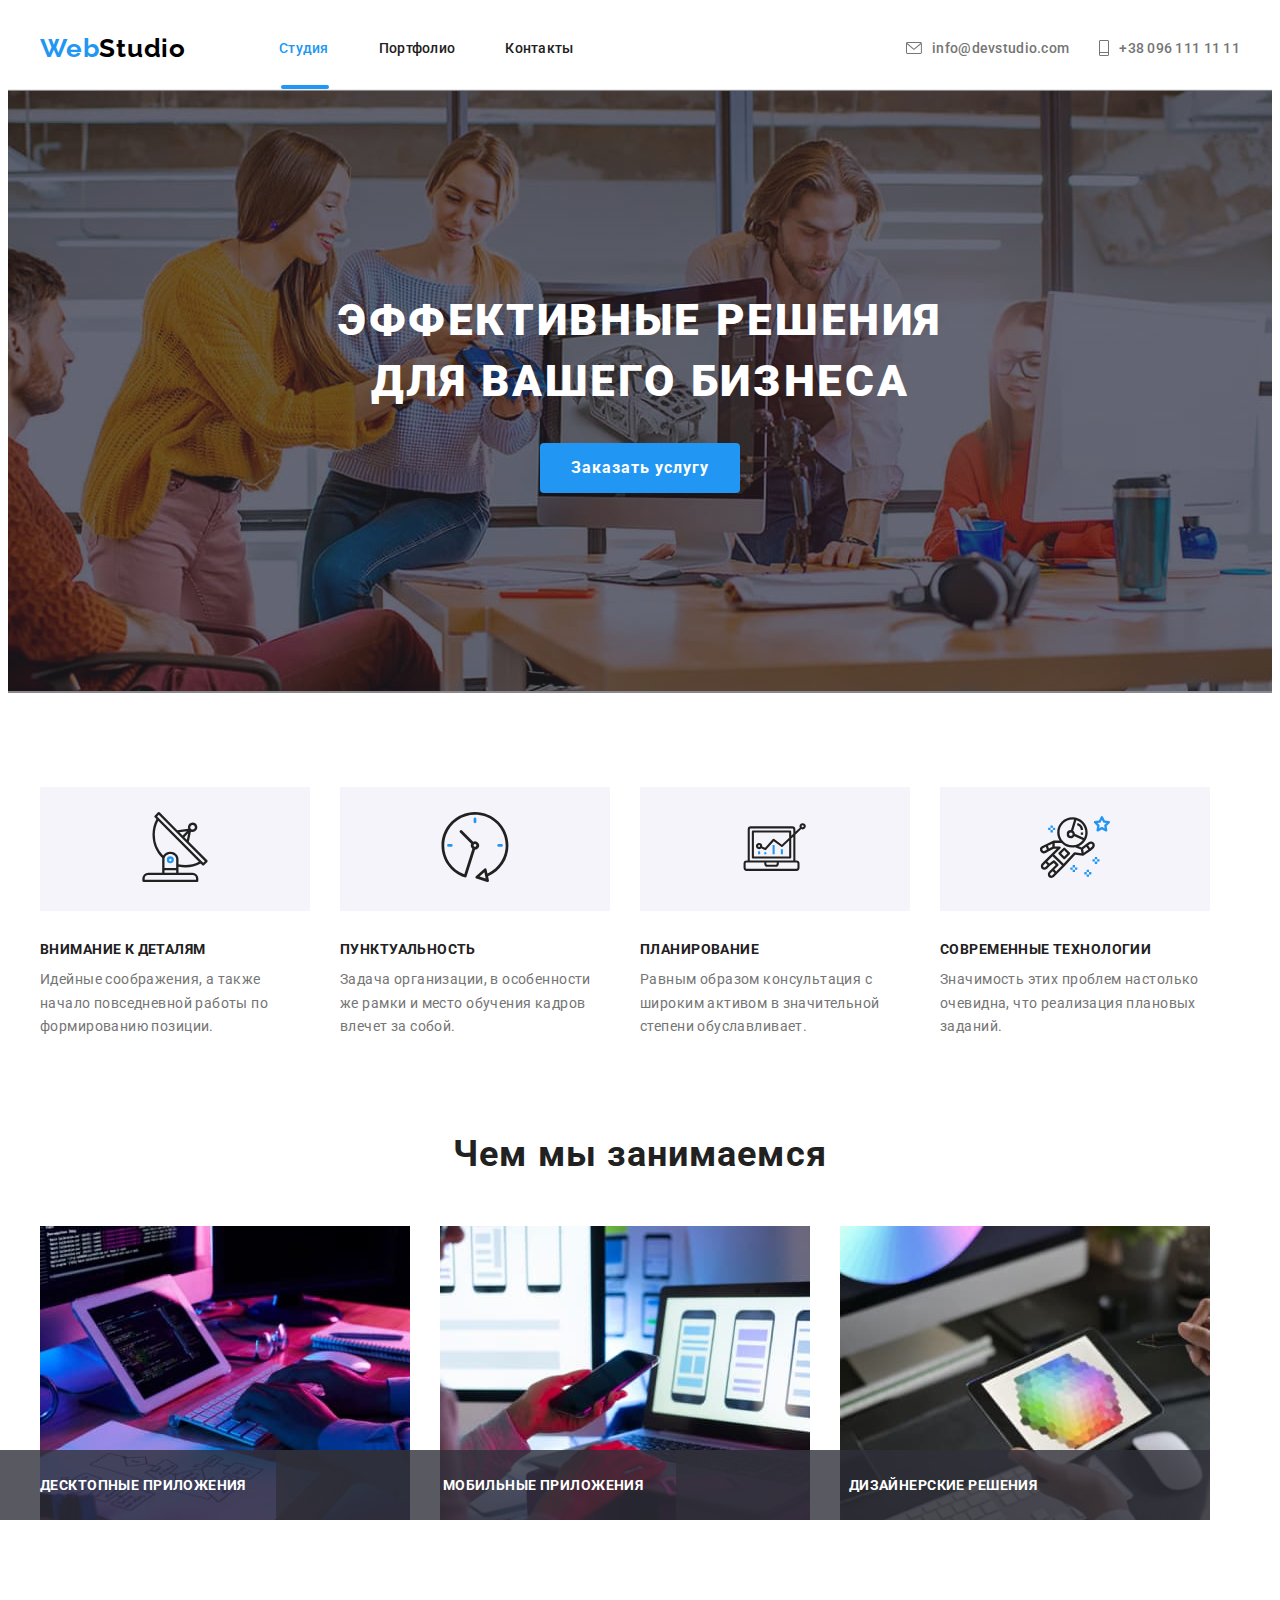
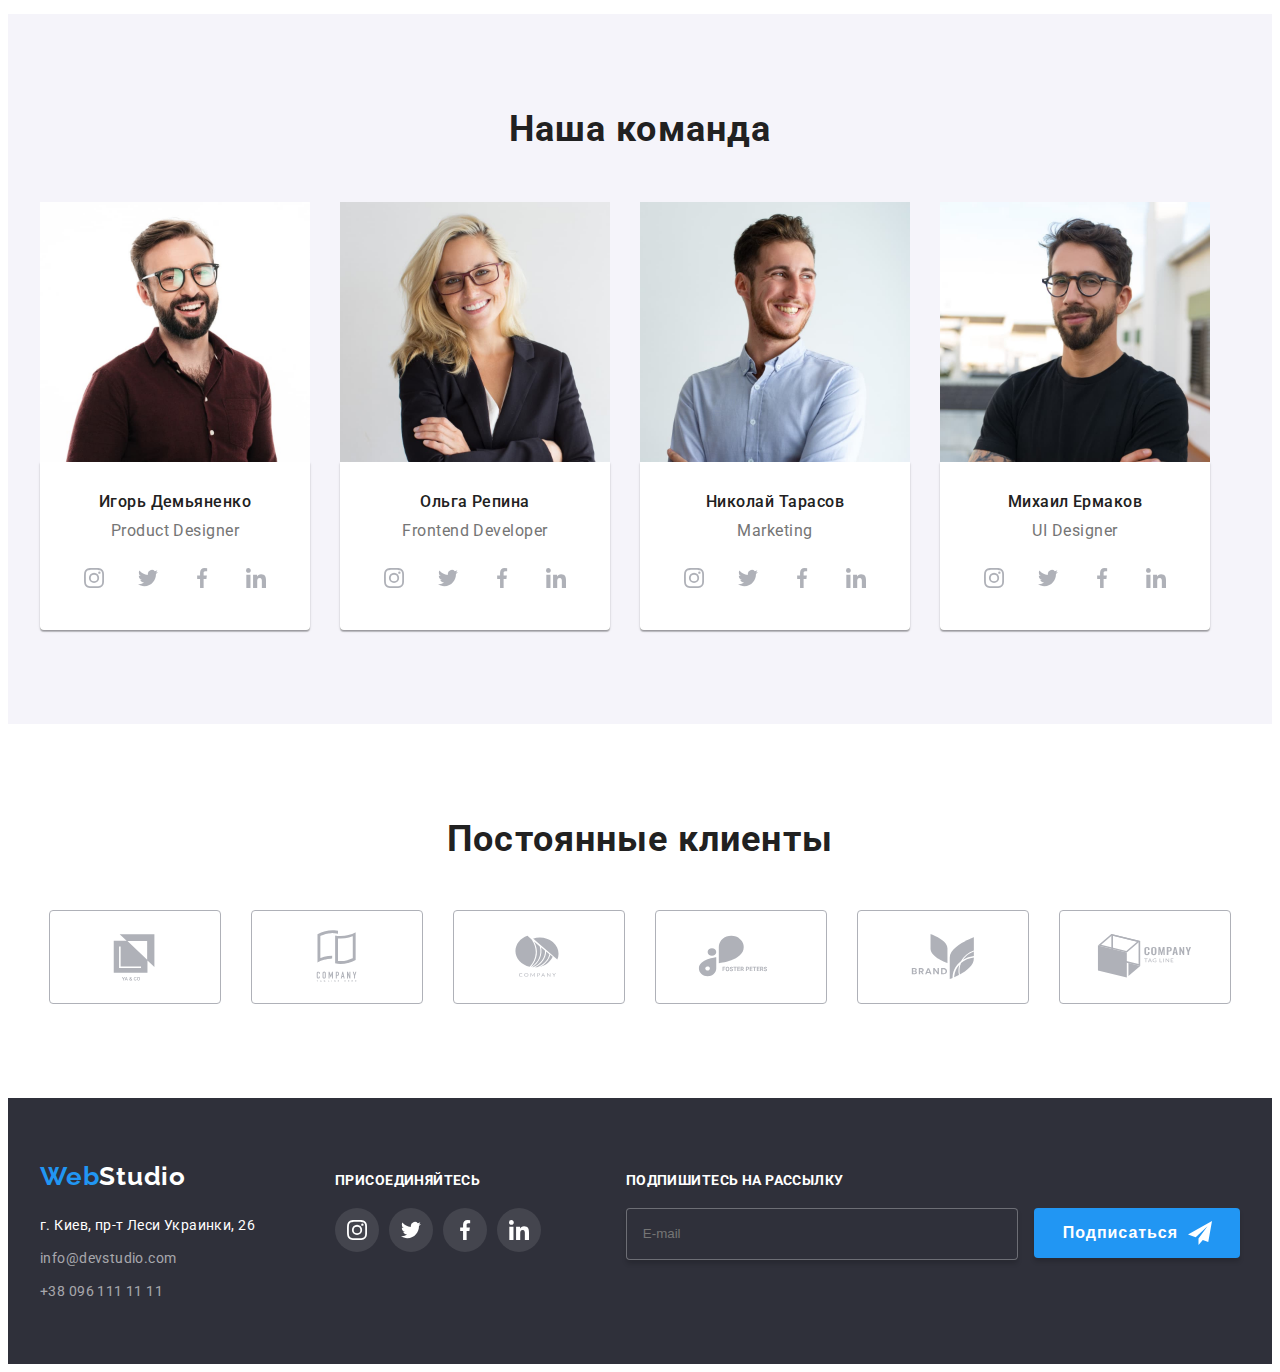
<file: index.html>
<!DOCTYPE html>
<html lang="ru">
  <head>
    <meta charset="UTF-8" />
    <meta http-equiv="X-UA-Compatible" content="IE=edge" />
    <meta name="viewport" content="width=device-width, initial-scale=1.0" />
    <title>Студия</title>
    <link
      href="https://fonts.googleapis.com/css2?family=Raleway:wght@700&family=Roboto:wght@400;500;700;900&display=swap"
      rel="stylesheet"
    />
    <link
      rel="stylesheet"
      href="https://cdnjs.cloudflare.com/ajax/libs/modern-normalize/1.1.0/modern-normalize.min.css"
      integrity="sha512-wpPYUAdjBVSE4KJnH1VR1HeZfpl1ub8YT/NKx4PuQ5NmX2tKuGu6U/JRp5y+Y8XG2tV+wKQpNHVUX03MfMFn9Q=="
      crossorigin="anonymous"
      referrerpolicy="no-referrer"
    />
    <link rel="stylesheet" href="./css/main.min.css" />
  </head>
  <body data-page>
    <!-- header-section -->
    <header class="header">
      <div class="container header__container">
        <a class="header__link-logo header__logo" href="./index.html"
          >Web<span class="header__logo-studio">Studio</span></a
        >
        <nav class="nav">
          <ul class="nav__list">
            <li class="nav__item">
              <a class="nav__link nav__link--current nav__link--position" href="./index.html">
                <span class="nav__title">Студия</span></a
              >
            </li>
            <li class="nav__item">
              <a class="nav__link nav__link--position" href="./portfolio.html">Портфолио</a>
            </li>
            <li class="nav__item">
              <a class="nav__link nav__link--position" href="#contacts">Контакты</a>
            </li>
          </ul>
        </nav>
        <ul class="header__list">
          <li class="header__item">
            <a class="header__link header__link--position" href="mailto:info@devstudio.com">
              <svg class="header__icon" width="16" height="12">
                <use href="./images/icons.svg#icon-envelope"></use>
              </svg>
              info@devstudio.com</a
            >
          </li>
          <li class="header__item">
            <a class="header__link header__link--position" href="tel:+380961111111">
              <svg class="header__icon" width="10" height="16">
                <use href="./images/icons.svg#icon-vector"></use>
              </svg>
              +38 096 111 11 11</a
            >
          </li>
        </ul>
      </div>
    </header>
    <main>
      <!-- hero-section -->
      <section class="hero">
        <div class="container">
          <h1 class="hero__title hero__title-position">Эффективные решения для вашего бизнеса</h1>
          <button data-modal-open class="hero__btn" type="button">Заказать услугу</button>
        </div>
      </section>
      <!-- features-section -->
      <section class="features">
        <div class="container">
          <div class="features__svg">
            <ul class="list__svg features-list__svg">
              <li class="item__svg features-item__svg">
                <svg width="70" height="70">
                  <use href="./images/icons.svg#icon-antenna"></use>
                </svg>
              </li>
              <li class="item__svg features-item__svg">
                <svg width="70" height="70">
                  <use href="./images/icons.svg#icon-clock"></use>
                </svg>
              </li>
              <li class="item__svg features-item__svg">
                <svg width="70" height="70">
                  <use href="./images/icons.svg#icon-diagram"></use>
                </svg>
              </li>
              <li class="item__svg features-item__svg">
                <svg width="70" height="70">
                  <use href="./images/icons.svg#icon-astronaut"></use>
                </svg>
              </li>
            </ul>
          </div>
          <ul class="features__list">
            <li class="features__item">
              <h2 class="features__title features__title--position">Внимание к деталям</h2>
              <p class="features__desc">
                Идейные соображения, а также начало повседневной работы по формированию позиции.
              </p>
            </li>
            <li class="features__item">
              <h2 class="features__title features__title--position">Пунктуальность</h2>
              <p class="features__desc">
                Задача организации, в особенности же рамки и место обучения кадров влечет за собой.
              </p>
            </li>
            <li class="features__item">
              <h2 class="features__title features__title--position">Планирование</h2>
              <p class="features__desc">
                Равным образом консультация с широким активом в значительной степени обуславливает.
              </p>
            </li>
            <li class="features__item">
              <h2 class="features__title features__title--position">Современные технологии</h2>
              <p class="features__desc">
                Значимость этих проблем настолько очевидна, что реализация плановых заданий.
              </p>
            </li>
          </ul>
        </div>
      </section>
      <!-- work-section -->
      <section class="work section">
        <div class="container">
          <h2 class="work__title work__title--position">Чем мы занимаемся</h2>
          <ul class="work__list">
            <li class="work__item">
              <a
                class="work__link link"
                href=""
                target="_blank"
                rel="nofollow noopener noreferrer"
                aria-label="desktop"
              >
                <img class="work__img" src="./images/studio/box1.jpg" alt="desktop" width="370" />
                <h3 class="work__title-work work__title-work--position">Десктопные приложения</h3>
              </a>
            </li>
            <li class="work__item">
              <a
                class="work__link link"
                href=""
                target="_blank"
                rel="nofollow noopener noreferrer"
                aria-label="phone"
              >
                <img class="work__img" src="./images/studio/box2.jpg" alt="phone" width="370" />
                <h3 class="work__title-work work__title-work--position">Мобильные приложения</h3>
              </a>
            </li>
            <li class="work__item">
              <a
                class="work__link link"
                href=""
                target="_blank"
                rel="nofollow noopener noreferrer"
                aria-label="tablet"
              >
                <img class="work__img" src="./images/studio/box3.jpg" alt="tablet" width="370" />
                <h3 class="work__title-work work__title-work--position">Дизайнерские решения</h3>
              </a>
            </li>
          </ul>
        </div>
      </section>
      <!-- teams-section -->
      <section class="teams">
        <div class="container">
          <h2 class="teams__title teams__title--position">Наша команда</h2>
          <ul class="teams__list">
            <li class="teams__item">
              <img class="teams__img" src="./images/studio/img1.jpg" alt="user-image" width="270" />
              <div class="teams__wrapper">
                <h3 class="teams__user teams__user--position">Игорь Демьяненко</h3>
                <p class="teams__develop teams__develop--position">Product Designer</p>
                <ul class="teams__social">
                  <li class="teams__social-icon">
                    <a
                      class="teams__social-link"
                      href="https://www.instagram.com/"
                      target="_blank"
                      rel="nofollow noopener noreferrer"
                      aria-label="instagram"
                    >
                      <svg class="social__svg" width="20" height="20">
                        <use href="./images/icons.svg#icon-instagram"></use>
                      </svg>
                    </a>
                  </li>
                  <li class="teams__social-icon">
                    <a
                      class="teams__social-link"
                      href="https://twitter.com/"
                      target="_blank"
                      rel="nofollow noopener noreferrer"
                      aria-label="twitter"
                    >
                      <svg class="social__svg" width="20" height="20">
                        <use href="./images/icons.svg#icon-twitter"></use>
                      </svg>
                    </a>
                  </li>
                  <li class="teams__social-icon">
                    <a
                      class="teams__social-link"
                      href="https://www.facebook.com/"
                      target="_blank"
                      rel="nofollow noopener noreferrer"
                      aria-label="facebook"
                    >
                      <svg class="social__svg" width="20" height="20">
                        <use href="./images/icons.svg#icon-facebook"></use>
                      </svg>
                    </a>
                  </li>
                  <li class="teams__social-icon">
                    <a
                      class="teams__social-link"
                      href="https://www.linkedin.com/"
                      target="_blank"
                      rel="nofollow noopener noreferrer"
                      aria-label="linkedin"
                    >
                      <svg class="social__svg" width="20" height="20">
                        <use href="./images/icons.svg#icon-linkedin"></use>
                      </svg>
                    </a>
                  </li>
                </ul>
              </div>
            </li>
            <li class="teams__item">
              <img class="teams__img" src="./images/studio/img2.jpg" alt="user-image" width="270" />
              <div class="teams__wrapper">
                <h3 class="teams__user teams__user--position">Ольга Репина</h3>
                <p class="teams__develop teams__develop--position">Frontend Developer</p>
                <ul class="teams__social">
                  <li class="teams__social-icon">
                    <a
                      class="teams__social-link"
                      href="https://www.instagram.com/"
                      target="_blank"
                      rel="nofollow noopener noreferrer"
                      aria-label="instagram"
                    >
                      <svg class="social__svg" width="20" height="20">
                        <use href="./images/icons.svg#icon-instagram"></use>
                      </svg>
                    </a>
                  </li>
                  <li class="teams__social-icon">
                    <a
                      class="teams__social-link"
                      href="https://twitter.com/"
                      target="_blank"
                      rel="nofollow noopener noreferrer"
                      aria-label="twitter"
                    >
                      <svg class="social__svg" width="20" height="20">
                        <use href="./images/icons.svg#icon-twitter"></use>
                      </svg>
                    </a>
                  </li>
                  <li class="teams__social-icon">
                    <a
                      class="teams__social-link"
                      href="https://www.facebook.com/"
                      target="_blank"
                      rel="nofollow noopener noreferrer"
                      aria-label="facebook"
                    >
                      <svg class="social__svg" width="20" height="20">
                        <use href="./images/icons.svg#icon-facebook"></use>
                      </svg>
                    </a>
                  </li>
                  <li class="teams__social-icon">
                    <a
                      class="teams__social-link"
                      href="https://www.linkedin.com/"
                      target="_blank"
                      rel="nofollow noopener noreferrer"
                      aria-label="linkedin"
                    >
                      <svg class="social__svg" width="20" height="20">
                        <use href="./images/icons.svg#icon-linkedin"></use>
                      </svg>
                    </a>
                  </li>
                </ul>
              </div>
            </li>
            <li class="teams__item">
              <img class="teams__img" src="./images/studio/img3.jpg" alt="user-image" width="270" />
              <div class="teams__wrapper">
                <h3 class="teams__user teams__user--position">Николай Тарасов</h3>
                <p class="teams__develop teams__develop--position">Marketing</p>
                <ul class="teams__social">
                  <li class="teams__social-icon">
                    <a
                      class="teams__social-link"
                      href="https://www.instagram.com/"
                      target="_blank"
                      rel="nofollow noopener noreferrer"
                      aria-label="instagram"
                    >
                      <svg class="social__svg" width="20" height="20">
                        <use href="./images/icons.svg#icon-instagram"></use>
                      </svg>
                    </a>
                  </li>
                  <li class="teams__social-icon">
                    <a
                      class="teams__social-link"
                      href="https://twitter.com/"
                      target="_blank"
                      rel="nofollow noopener noreferrer"
                      aria-label="twitter"
                    >
                      <svg class="social__svg" width="20" height="20">
                        <use href="./images/icons.svg#icon-twitter"></use>
                      </svg>
                    </a>
                  </li>
                  <li class="teams__social-icon">
                    <a
                      class="teams__social-link"
                      href="https://www.facebook.com/"
                      target="_blank"
                      rel="nofollow noopener noreferrer"
                      aria-label="facebook"
                    >
                      <svg class="social__svg" width="20" height="20">
                        <use href="./images/icons.svg#icon-facebook"></use>
                      </svg>
                    </a>
                  </li>
                  <li class="teams__social-icon">
                    <a
                      class="teams__social-link"
                      href="https://www.linkedin.com/"
                      target="_blank"
                      rel="nofollow noopener noreferrer"
                      aria-label="linkedin"
                    >
                      <svg class="social__svg" width="20" height="20">
                        <use href="./images/icons.svg#icon-linkedin"></use>
                      </svg>
                    </a>
                  </li>
                </ul>
              </div>
            </li>
            <li class="teams__item">
              <img class="teams__img" src="./images/studio/img4.jpg" alt="user-image" width="270" />
              <div class="teams__wrapper">
                <h3 class="teams__user teams__user--position">Михаил Ермаков</h3>
                <p class="teams__develop teams__develop--position">UI Designer</p>
                <ul class="teams__social">
                  <li class="teams__social-icon">
                    <a
                      class="teams__social-link"
                      href="https://www.instagram.com/"
                      target="_blank"
                      rel="nofollow noopener noreferrer"
                      aria-label="instagram"
                    >
                      <svg class="social__svg" width="20" height="20">
                        <use href="./images/icons.svg#icon-instagram"></use>
                      </svg>
                    </a>
                  </li>
                  <li class="teams__social-icon">
                    <a
                      class="teams__social-link"
                      href="https://twitter.com/"
                      target="_blank"
                      rel="nofollow noopener noreferrer"
                      aria-label="twitter"
                    >
                      <svg class="social__svg" width="20" height="20">
                        <use href="./images/icons.svg#icon-twitter"></use>
                      </svg>
                    </a>
                  </li>
                  <li class="teams__social-icon">
                    <a
                      class="teams__social-link"
                      href="https://www.facebook.com/"
                      target="_blank"
                      rel="nofollow noopener noreferrer"
                      aria-label="facebook"
                    >
                      <svg class="social__svg" width="20" height="20">
                        <use href="./images/icons.svg#icon-facebook"></use>
                      </svg>
                    </a>
                  </li>
                  <li class="teams__social-icon">
                    <a
                      class="teams__social-link"
                      href="https://www.linkedin.com/"
                      target="_blank"
                      rel="nofollow noopener noreferrer"
                      aria-label="linkedin"
                    >
                      <svg class="social__svg" width="20" height="20">
                        <use href="./images/icons.svg#icon-linkedin"></use>
                      </svg>
                    </a>
                  </li>
                </ul>
              </div>
            </li>
          </ul>
        </div>
      </section>
      <!-- clients -->
      <section class="clients">
        <div class="container">
          <h2 class="clients__title clients__title--position">Постоянные клиенты</h2>
          <ul class="clients__list">
            <li class="clients__item">
              <a class="clients__icon" href="" target="_blank" rel="nofollow noopener noreferrer">
                <svg class="clients__svg" width="106" height="60">
                  <use href="./images/icons.svg#icon-logo"></use>
                </svg>
              </a>
            </li>
            <li class="clients__item">
              <a class="clients__icon" href="" target="_blank" rel="nofollow noopener noreferrer">
                <svg class="clients__svg" width="106" height="60">
                  <use href="./images/icons.svg#icon-logo1"></use>
                </svg>
              </a>
            </li>
            <li class="clients__item">
              <a class="clients__icon" href="" target="_blank" rel="nofollow noopener noreferrer">
                <svg class="clients__svg" width="106" height="60">
                  <use href="./images/icons.svg#icon-logo2"></use>
                </svg>
              </a>
            </li>
            <li class="clients__item">
              <a class="clients__icon" href="" target="_blank" rel="nofollow noopener noreferrer">
                <svg class="clients__svg" width="106" height="60">
                  <use href="./images/icons.svg#icon-logo3"></use>
                </svg>
              </a>
            </li>
            <li class="clients__item">
              <a class="clients__icon" href="" target="_blank" rel="nofollow noopener noreferrer">
                <svg class="clients__svg" width="106" height="60">
                  <use href="./images/icons.svg#icon-logo4"></use>
                </svg>
              </a>
            </li>
            <li class="clients__item">
              <a class="clients__icon" href="" target="_blank" rel="nofollow noopener noreferrer">
                <svg class="clients__svg" width="106" height="60">
                  <use href="./images/icons.svg#icon-logo5"></use>
                </svg>
              </a>
            </li>
          </ul>
        </div>
      </section>
    </main>
    <!-- footer-section -->
    <footer class="footer">
      <div class="container footer__container">
        <div class="footer__adress">
          <a class="footer__link-logo footer__logo" href="./index.html"
            >Web<span class="footer__logo-studio">Studio</span></a
          >
          <address class="footer__addres footer__addres--position">
            г. Киев, пр-т Леси Украинки, 26
          </address>
          <ul class="footer__list" id="contacts">
            <li class="footer__item">
              <a class="footer__link" href="mailto:info@devstudio.com">info@devstudio.com</a>
            </li>
            <li class="footer__item">
              <a class="footer__link" href="tel:+380961111111">+38 096 111 11 11</a>
            </li>
          </ul>
        </div>
        <div class="footer__social">
          <h2 class="footer__social-title">присоединяйтесь</h2>
          <ul class="teams__social">
            <li class="teams__social-icon">
              <a
                class="teams__social-link"
                href="https://www.instagram.com/"
                target="_blank"
                rel="nofollow noopener noreferrer"
                aria-label="instagram"
              >
                <svg class="social__svg" width="20" height="20">
                  <use href="./images/icons.svg#icon-instagram"></use>
                </svg>
              </a>
            </li>
            <li class="teams__social-icon">
              <a
                class="teams__social-link"
                href="https://twitter.com/"
                target="_blank"
                rel="nofollow noopener noreferrer"
                aria-label="twitter"
              >
                <svg class="social__svg" width="20" height="20">
                  <use href="./images/icons.svg#icon-twitter"></use>
                </svg>
              </a>
            </li>
            <li class="teams__social-icon">
              <a
                class="teams__social-link"
                href="https://www.facebook.com/"
                target="_blank"
                rel="nofollow noopener noreferrer"
                aria-label="facebook"
              >
                <svg class="social__svg" width="20" height="20">
                  <use href="./images/icons.svg#icon-facebook"></use>
                </svg>
              </a>
            </li>
            <li class="teams__social-icon">
              <a
                class="teams__social-link"
                href="https://www.linkedin.com/"
                target="_blank"
                rel="nofollow noopener noreferrer"
                aria-label="linkedin"
              >
                <svg class="social__svg" width="20" height="20">
                  <use href="./images/icons.svg#icon-linkedin"></use>
                </svg>
              </a>
            </li>
          </ul>
        </div>
        <div class="footer__forms">
          <h2 class="footer__forms-title">Подпишитесь на рассылку</h2>
          <form name="footer__forms">
            <label class="footer__label">
              <input
                class="footer__mail"
                type="email"
                name="email"
                id="email"
                placeholder="E-mail"
              />
            </label>
            <button class="footer__btn" type="submit">
              Подписаться
              <svg class="footer__btn-icon" width="24px" height="24px">
                <use href="./images/icons.svg#icon-send"></use>
              </svg>
            </button>
          </form>
        </div>
      </div>
    </footer>
    <!-- modal-windows -->
    <div class="modal__backdrop is-hidden" data-modal>
      <div class="modal">
        <button data-modal-close class="modal__btn" type="button">
          <svg class="modal-icon" width="18" height="18">
            <use href="./images/icons.svg#icon-close"></use>
          </svg>
        </button>
        <strong class="modal__title">Оставьте свои данные, мы вам перезвоним</strong>
        <form name="modal__group">
          <label class="modal__username-group">
            <span class="modal__subtitle-group">Имя</span>
            <input class="modal__username-input" type="text" name="username" id="username" />
            <svg class="modal__username-icon" width="18px" height="18px">
              <use href="./images/icons.svg#icon-person"></use>
            </svg>
          </label>
          <label class="modal__tel-group">
            <span class="modal__subtitle-group">Телефон</span>
            <input class="modal__tel-input" type="tel" name="telephone" id="telephone" />
            <svg class="modal__tel-group-icon" width="18px" height="18px">
              <use href="./images/icons.svg#icon-e-phone"></use>
            </svg>
          </label>
          <label class="modal__email-group">
            <span class="modal__subtitle-group">Почта</span>
            <input class="modal__email-input" type="email" name="email" id="e-mail" />
            <svg class="modal__email-group-icon" width="18px" height="18px">
              <use href="./images/icons.svg#icon-e-mail"></use>
            </svg>
          </label>
          <label class="modal__feedback-group"
            ><span class="modal__subtitle-group">Комментарий</span>
            <textarea
              class="modal__textarea-group"
              name="feedback"
              placeholder="Введите текст"
            ></textarea>
          </label>
          <label class="modal__checkbox-group">
            <input class="modal__checkbox-input" type="checkbox" name="checkbox" value="checkbox" />
            <span class="modal__checkbox-custom">
              <svg class="modal__icon-check-off" width="16px" height="15px">
                <use href="./images/icons.svg#icon-vect"></use>
              </svg>
              <svg class="modal__icon-check-on" width="16px" height="15px">
                <use href="./images/icons.svg#icon-check"></use>
              </svg>
            </span>
            <span class="modal__checkbox-title"
              >Соглашаюсь с рассылкой и принимаю
              <a class="modal__checkbox-link" href="">Условия договора</a>
            </span>
          </label>
          <button class="modal__btn-group-submit" type="submit">Отправить</button>
        </form>
      </div>
    </div>
    <script src="./js/modal.js"></script>
  </body>
</html>
</file>
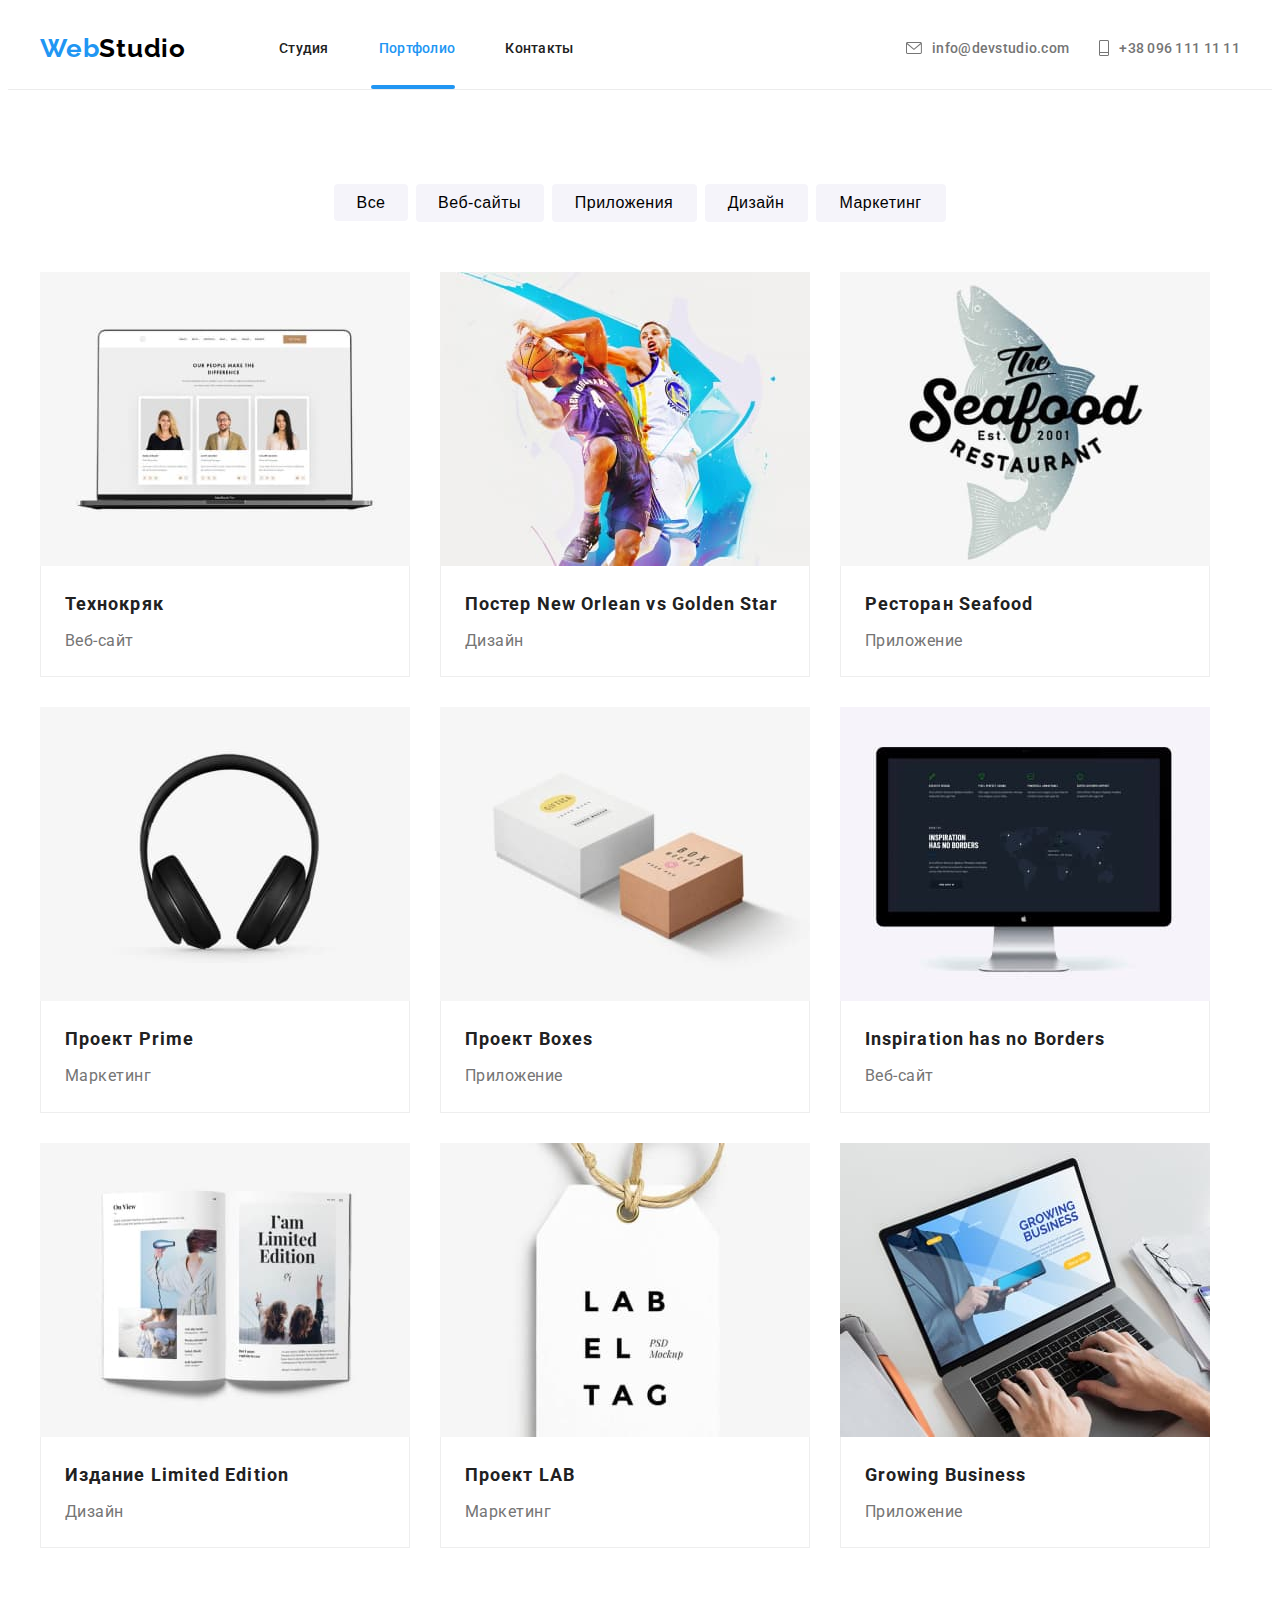
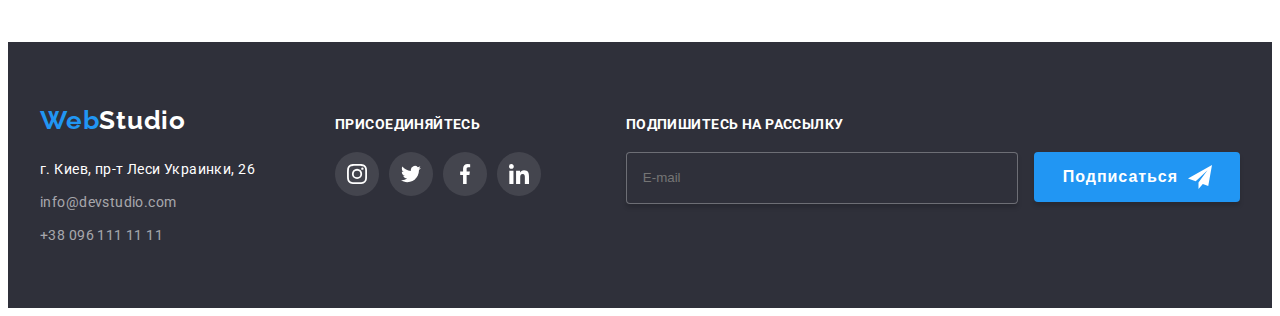
<file: portfolio.html>
<!DOCTYPE html>
<html lang="ru">
  <head>
    <meta charset="UTF-8" />
    <meta http-equiv="X-UA-Compatible" content="IE=edge" />
    <meta name="viewport" content="width=device-width, initial-scale=1.0" />
    <title>Портфолио</title>
    <link
      href="https://fonts.googleapis.com/css2?family=Raleway:wght@700&family=Roboto:wght@400;500;700;900&display=swap"
      rel="stylesheet"
    />
    <link
      rel="stylesheet"
      href="https://cdnjs.cloudflare.com/ajax/libs/modern-normalize/1.1.0/modern-normalize.min.css"
      integrity="sha512-wpPYUAdjBVSE4KJnH1VR1HeZfpl1ub8YT/NKx4PuQ5NmX2tKuGu6U/JRp5y+Y8XG2tV+wKQpNHVUX03MfMFn9Q=="
      crossorigin="anonymous"
      referrerpolicy="no-referrer"
    />
    <link rel="stylesheet" href="./css/main.min.css" />
  </head>
  <body>
    <!-- header-section -->
    <header class="header">
      <div class="container header__container">
        <a class="header__link-logo link header__logo" href="./index.html"
          >Web<span class="header__logo-studio">Studio</span></a
        >
        <nav class="nav">
          <ul class="nav__list list">
            <li class="nav__item item">
              <a class="nav__link link nav__link--position" href="./index.html">Студия</a>
            </li>
            <li class="nav__item item">
              <a
                class="nav__link link nav__link--currentp nav__link--position"
                href="./portfolio.html"
                ><span class="nav__title">Портфолио</span></a
              >
            </li>
            <li class="nav__item item">
              <a class="nav__link link nav__link--position" href="#contacts">Контакты</a>
            </li>
          </ul>
        </nav>
        <ul class="header__list list">
          <li class="header__item item">
            <a class="header__link link header__link--position" href="mailto:info@devstudio.com">
              <svg class="header__icon" width="16" height="12">
                <use href="./images/icons.svg#icon-envelope"></use>
              </svg>
              info@devstudio.com</a
            >
          </li>
          <li class="header__item item">
            <a class="header__link link header__link--position" href="tel:+380961111111">
              <svg class="header__icon" width="10" height="16">
                <use href="./images/icons.svg#icon-vector"></use>
              </svg>
              +38 096 111 11 11</a
            >
          </li>
        </ul>
      </div>
    </header>
    <main>
      <!-- portfolio-section -->
      <section class="portfolio">
        <div class="container">
          <ul class="portfolio__list portfolio__list-btn">
            <li class="portfolio__item portfolio__item-btn">
              <button class="portfolio__btn portfolio__btn-all" type="button">Все</button>
            </li>
            <li class="portfolio__item portfolio__item-btn">
              <button class="portfolio__btn portfolio__btn-web" type="button">Веб-сайты</button>
            </li>
            <li class="portfolio__item portfolio__item-btn">
              <button class="portfolio__btn portfolio__btn-app" type="button">Приложения</button>
            </li>
            <li class="portfolio__item portfolio__item-btn">
              <button class="portfolio__btn portfolio__btn-des" type="button">Дизайн</button>
            </li>
            <li class="portfolio__item portfolio__item-btn">
              <button class="portfolio__btn portfolio__btn-mar" type="button">Маркетинг</button>
            </li>
          </ul>
          <ul class="portfolio-work__list">
            <li class="portfolio-work__item">
              <a
                class="portfolio-work__link"
                href=""
                target="_blank"
                rel="nofollow noopener noreferrer"
              >
                <div class="portfolio-work__thumb">
                  <img
                    class="portfolio-work__img"
                    src="./images/portfolio/img1.jpg"
                    alt="Технокряк"
                    width="370"
                  />
                  <p class="portfolio-work__overley">
                    Ресурс предлагает комплексные предложения с разным уровнем функционала и
                    сервисов. Все это позволит посетителю получить исчерпывающие сведения о компании
                    или частном лице.
                  </p>
                </div>
                <div class="portfolio-work__border">
                  <h3 class="portfolio-work__title">Технокряк</h3>
                  <p class="portfolio-work__desc">Веб-сайт</p>
                </div>
              </a>
            </li>
            <li class="portfolio-work__item">
              <a
                class="portfolio-work__link"
                href=""
                target="_blank"
                rel="nofollow noopener noreferrer"
              >
                <div class="portfolio-work__thumb">
                  <img
                    class="portfolio-work__img"
                    src="./images/portfolio/img2.jpg"
                    alt="Постер New Orlean vs Golden Star"
                    width="370"
                  />
                  <p class="portfolio-work__overley">
                    Ресурс предлагает комплексные предложения с разным уровнем функционала и
                    сервисов. Все это позволит посетителю получить исчерпывающие сведения о компании
                    или частном лице.
                  </p>
                </div>
                <div class="portfolio-work__border">
                  <h3 class="portfolio-work__title">Постер New Orlean vs Golden Star</h3>
                  <p class="portfolio-work__desc">Дизайн</p>
                </div>
              </a>
            </li>
            <li class="portfolio-work__item">
              <a
                class="portfolio-work__link"
                href=""
                target="_blank"
                rel="nofollow noopener noreferrer"
              >
                <div class="portfolio-work__thumb">
                  <img
                    class="portfolio-work__img"
                    src="./images/portfolio/img3.jpg"
                    alt="Ресторан Seafood"
                    width="370"
                  />
                  <p class="portfolio-work__overley">
                    Ресурс предлагает комплексные предложения с разным уровнем функционала и
                    сервисов. Все это позволит посетителю получить исчерпывающие сведения о компании
                    или частном лице.
                  </p>
                </div>
                <div class="portfolio-work__border">
                  <h3 class="portfolio-work__title">Ресторан Seafood</h3>
                  <p class="portfolio-work__desc">Приложение</p>
                </div>
              </a>
            </li>
            <li class="portfolio-work__item">
              <a
                class="portfolio-work__link"
                href=""
                target="_blank"
                rel="nofollow noopener noreferrer"
              >
                <div class="portfolio-work__thumb">
                  <img
                    class="portfolio-work__img"
                    src="./images/portfolio/img4.jpg"
                    alt="Проект Prime"
                    width="370"
                  />
                  <p class="portfolio-work__overley">
                    Ресурс предлагает комплексные предложения с разным уровнем функционала и
                    сервисов. Все это позволит посетителю получить исчерпывающие сведения о компании
                    или частном лице.
                  </p>
                </div>
                <div class="portfolio-work__border">
                  <h3 class="portfolio-work__title">Проект Prime</h3>
                  <p class="portfolio-work__desc">Маркетинг</p>
                </div>
              </a>
            </li>
            <li class="portfolio-work__item">
              <a
                class="portfolio-work__link"
                href=""
                target="_blank"
                rel="nofollow noopener noreferrer"
              >
                <div class="portfolio-work__thumb">
                  <img
                    class="portfolio-work__img"
                    src="./images/portfolio/img5.jpg"
                    alt="Проект Boxes"
                    width="370"
                  />
                  <p class="portfolio-work__overley">
                    Ресурс предлагает комплексные предложения с разным уровнем функционала и
                    сервисов. Все это позволит посетителю получить исчерпывающие сведения о компании
                    или частном лице.
                  </p>
                </div>
                <div class="portfolio-work__border">
                  <h3 class="portfolio-work__title">Проект Boxes</h3>
                  <p class="portfolio-work__desc">Приложение</p>
                </div>
              </a>
            </li>
            <li class="portfolio-work__item">
              <a
                class="link portfolio-work__link"
                href=""
                target="_blank"
                rel="nofollow noopener noreferrer"
              >
                <div class="portfolio-work__thumb">
                  <img
                    class="portfolio-work__img"
                    src="./images/portfolio/img6.jpg"
                    alt="Inspiration has no Borders"
                    width="370"
                  />
                  <p class="portfolio-work__overley">
                    Ресурс предлагает комплексные предложения с разным уровнем функционала и
                    сервисов. Все это позволит посетителю получить исчерпывающие сведения о компании
                    или частном лице.
                  </p>
                </div>
                <div class="portfolio-work__border">
                  <h3 class="portfolio-work__title">Inspiration has no Borders</h3>
                  <p class="portfolio-work__desc">Веб-сайт</p>
                </div>
              </a>
            </li>
            <li class="portfolio-work__item">
              <a
                class="portfolio-work__link"
                href=""
                target="_blank"
                rel="nofollow noopener noreferrer"
              >
                <div class="portfolio-work__thumb">
                  <img
                    class="portfolio-work__img"
                    src="./images/portfolio/img7.jpg"
                    alt="Издание Limited Edition"
                    width="370"
                  />
                  <p class="portfolio-work__overley">
                    Ресурс предлагает комплексные предложения с разным уровнем функционала и
                    сервисов. Все это позволит посетителю получить исчерпывающие сведения о компании
                    или частном лице.
                  </p>
                </div>
                <div class="portfolio-work__border">
                  <h3 class="portfolio-work__title">Издание Limited Edition</h3>
                  <p class="portfolio-work__desc">Дизайн</p>
                </div>
              </a>
            </li>
            <li class="portfolio-work__item item">
              <a
                class="link portfolio-work__link"
                href=""
                target="_blank"
                rel="nofollow noopener noreferrer"
              >
                <div class="portfolio-work__thumb">
                  <img
                    class="portfolio-work__img"
                    src="./images/portfolio/img8.jpg"
                    alt="Проект LAB"
                    width="370"
                  />
                  <p class="portfolio-work__overley">
                    Ресурс предлагает комплексные предложения с разным уровнем функционала и
                    сервисов. Все это позволит посетителю получить исчерпывающие сведения о компании
                    или частном лице.
                  </p>
                </div>
                <div class="portfolio-work__border">
                  <h3 class="portfolio-work__title">Проект LAB</h3>
                  <p class="portfolio-work__desc">Маркетинг</p>
                </div>
              </a>
            </li>
            <li class="portfolio-work__item item">
              <a
                class="link portfolio-work__link"
                href=""
                target="_blank"
                rel="nofollow noopener noreferrer"
              >
                <div class="portfolio-work__thumb">
                  <img
                    class="portfolio-work__img"
                    src="./images/portfolio/img9.jpg"
                    alt="Growing Business"
                    width="370"
                  />
                  <p class="portfolio-work__overley">
                    Ресурс предлагает комплексные предложения с разным уровнем функционала и
                    сервисов. Все это позволит посетителю получить исчерпывающие сведения о компании
                    или частном лице.
                  </p>
                </div>
                <div class="portfolio-work__border">
                  <h3 class="portfolio-work__title">Growing Business</h3>
                  <p class="portfolio-work__desc">Приложение</p>
                </div>
              </a>
            </li>
          </ul>
        </div>
      </section>
    </main>
    <!-- footer-section -->
    <footer class="footer">
      <div class="container footer__container">
        <div class="footer__adress">
          <a class="footer__link-logo footer__logo" href="./index.html"
            >Web<span class="footer__logo-studio">Studio</span></a
          >
          <address class="footer__addres footer__addres--position">
            г. Киев, пр-т Леси Украинки, 26
          </address>
          <ul class="footer__list" id="contacts">
            <li class="footer__item">
              <a class="footer__link" href="mailto:info@devstudio.com">info@devstudio.com</a>
            </li>
            <li class="footer__item">
              <a class="footer__link" href="tel:+380961111111">+38 096 111 11 11</a>
            </li>
          </ul>
        </div>
        <div class="footer__social">
          <h2 class="footer__social-title">присоединяйтесь</h2>
          <ul class="teams__social">
            <li class="teams__social-icon">
              <a
                class="teams__social-link"
                href="https://www.instagram.com/"
                target="_blank"
                rel="nofollow noopener noreferrer"
                aria-label="instagram"
              >
                <svg class="social__svg" width="20" height="20">
                  <use href="./images/icons.svg#icon-instagram"></use>
                </svg>
              </a>
            </li>
            <li class="teams__social-icon">
              <a
                class="teams__social-link"
                href="https://twitter.com/"
                target="_blank"
                rel="nofollow noopener noreferrer"
                aria-label="twitter"
              >
                <svg class="social__svg" width="20" height="20">
                  <use href="./images/icons.svg#icon-twitter"></use>
                </svg>
              </a>
            </li>
            <li class="teams__social-icon">
              <a
                class="teams__social-link"
                href="https://www.facebook.com/"
                target="_blank"
                rel="nofollow noopener noreferrer"
                aria-label="facebook"
              >
                <svg class="social__svg" width="20" height="20">
                  <use href="./images/icons.svg#icon-facebook"></use>
                </svg>
              </a>
            </li>
            <li class="teams__social-icon">
              <a
                class="teams__social-link"
                href="https://www.linkedin.com/"
                target="_blank"
                rel="nofollow noopener noreferrer"
                aria-label="linkedin"
              >
                <svg class="social__svg" width="20" height="20">
                  <use href="./images/icons.svg#icon-linkedin"></use>
                </svg>
              </a>
            </li>
          </ul>
        </div>
        <div class="footer__forms">
          <h2 class="footer__forms-title">Подпишитесь на рассылку</h2>
          <form name="footer__forms">
            <label class="footer__label">
              <input
                class="footer__mail"
                type="email"
                name="email"
                id="email"
                placeholder="E-mail"
              />
            </label>
            <button class="footer__btn" type="submit">
              Подписаться
              <svg class="footer__btn-icon" width="24px" height="24px">
                <use href="./images/icons.svg#icon-send"></use>
              </svg>
            </button>
          </form>
        </div>
      </div>
    </footer>
  </body>
</html>
</file>
<file: css/main.min.css>
:root{--primal-text: #212121;--logo-text: #2196f3;--logo-header: #000000;--logo-footer: #ffffff;--slave-text: #757575}.work,.teams,.portfolio,.hero,.features,.clients{padding:94px 0}.nav__list,.work__list,.teams__social,.teams__item,.teams__list,.portfolio-work__list,.header__list,.footer__list,.features__item,.features-item__svg,.clients__list,.portfolio__list-btn{list-style:none}.work__link,.teams__social-link,.portfolio-work__link,.clients__icon,.footer__link,.footer__link-logo,.nav__link,.header__link,.header__link-logo{text-decoration:none}body{color:var(--primal-text);font-family:Roboto,sans-serif}h1,h2,h3,p,ul{padding:0;margin:0}.work__img,.teams__img,.portfolio-work__img{display:block}.hero__btn{width:200px;height:50px;display:block;margin:auto;border-radius:4px;border:inherit;font-family:Roboto;font-size:16px;font-weight:700;line-height:1.9;letter-spacing:.06em;cursor:pointer;color:var(--logo-footer);background-color:var(--logo-text);-webkit-transition:background-color 250ms cubic-bezier(0.4, 0, 0.2, 1),-webkit-box-shadow 250ms cubic-bezier(0.4, 0, 0.2, 1);transition:background-color 250ms cubic-bezier(0.4, 0, 0.2, 1),-webkit-box-shadow 250ms cubic-bezier(0.4, 0, 0.2, 1);transition:background-color 250ms cubic-bezier(0.4, 0, 0.2, 1),box-shadow 250ms cubic-bezier(0.4, 0, 0.2, 1);transition:background-color 250ms cubic-bezier(0.4, 0, 0.2, 1),box-shadow 250ms cubic-bezier(0.4, 0, 0.2, 1),-webkit-box-shadow 250ms cubic-bezier(0.4, 0, 0.2, 1)}.hero__btn:hover,.hero__btn:active{background-color:#188ce8;-webkit-box-shadow:0px 4px 4px rgba(0,0,0,.15);box-shadow:0px 4px 4px rgba(0,0,0,.15)}.footer__btn{position:relative;padding:10px 62px 10px 29px;font-weight:700;font-size:16px;line-height:1.875;letter-spacing:.06em;color:var(--logo-footer);background-color:#2196f3;-webkit-box-shadow:0px 4px 4px rgba(0,0,0,.15);box-shadow:0px 4px 4px rgba(0,0,0,.15);border-radius:4px;border:inherit;cursor:pointer;-webkit-transition:color 250ms cubic-bezier(0.4, 0, 0.2, 1),background-color 250ms cubic-bezier(0.4, 0, 0.2, 1);transition:color 250ms cubic-bezier(0.4, 0, 0.2, 1),background-color 250ms cubic-bezier(0.4, 0, 0.2, 1)}.portfolio__btn{padding:6px 22px;cursor:pointer;background-color:#f5f4fa;font-weight:500;font-size:16px;line-height:1.6;letter-spacing:.03em;border-radius:4px;border:inherit;-webkit-transition:color 250ms cubic-bezier(0.4, 0, 0.2, 1),background-color 250ms cubic-bezier(0.4, 0, 0.2, 1),-webkit-box-shadow 250ms cubic-bezier(0.4, 0, 0.2, 1);transition:color 250ms cubic-bezier(0.4, 0, 0.2, 1),background-color 250ms cubic-bezier(0.4, 0, 0.2, 1),-webkit-box-shadow 250ms cubic-bezier(0.4, 0, 0.2, 1);transition:color 250ms cubic-bezier(0.4, 0, 0.2, 1),box-shadow 250ms cubic-bezier(0.4, 0, 0.2, 1),background-color 250ms cubic-bezier(0.4, 0, 0.2, 1);transition:color 250ms cubic-bezier(0.4, 0, 0.2, 1),box-shadow 250ms cubic-bezier(0.4, 0, 0.2, 1),background-color 250ms cubic-bezier(0.4, 0, 0.2, 1),-webkit-box-shadow 250ms cubic-bezier(0.4, 0, 0.2, 1)}.portfolio__bt-all{color:var(--logo-footer);background-color:var(--logo-text);height:38px;width:73px}.portfolio__btn-web{height:38px;min-width:128px}.portfolio__btn-app{height:38px;width:145px}.portfolio__btn-des{height:38px;width:103px}.portfolio__btn-mar{height:38px;width:130px}.portfolio__list-btn{gap:8px}.portfolio__btn:hover,.portfolio__btn:focus{color:var(--logo-footer);background-color:var(--logo-text)}.portfolio__list-btn{display:-webkit-box;display:-ms-flexbox;display:flex;-webkit-box-pack:center;-ms-flex-pack:center;justify-content:center;margin-bottom:50px}.portfolio__list-btn :hover,.portfolio__list-btn :focus{-webkit-box-shadow:0px 3px 1px rgba(0,0,0,.1),0px 1px 2px rgba(0,0,0,.08),0px 2px 2px rgba(0,0,0,.12);box-shadow:0px 3px 1px rgba(0,0,0,.1),0px 1px 2px rgba(0,0,0,.08),0px 2px 2px rgba(0,0,0,.12);border-radius:4px}.container{margin-left:auto;margin-right:auto;width:1200px;padding-left:15px;padding-right:15px}.modal__backdrop{position:fixed;top:0;left:0;width:100%;height:100%;background:rgba(0,0,0,.2);-webkit-transition:opacity 250ms cubic-bezier(0.4, 0, 0.2, 1),visibility 250ms cubic-bezier(0.4, 0, 0.2, 1),rotate 250ms cubic-bezier(0.4, 0, 0.2, 1);transition:opacity 250ms cubic-bezier(0.4, 0, 0.2, 1),visibility 250ms cubic-bezier(0.4, 0, 0.2, 1),rotate 250ms cubic-bezier(0.4, 0, 0.2, 1)}.modal__backdrop.is-hidden{opacity:0;pointer-events:none;visibility:hidden}.modal__backdrop.is-hidden .modal{-webkit-transform:translate(-50%, -150%) scale(1.5) rotate(4turn);transform:translate(-50%, -150%) scale(1.5) rotate(4turn)}.modal{position:absolute;top:50%;left:50%;width:528px;height:581px;border-radius:4px;padding:40px;background-color:var(--logo-footer);-webkit-transform:translate(-50%, -50%) scale(1);transform:translate(-50%, -50%) scale(1);-webkit-transition:-webkit-transform 250ms cubic-bezier(0.4, 0, 0.2, 1);transition:-webkit-transform 250ms cubic-bezier(0.4, 0, 0.2, 1);transition:transform 250ms cubic-bezier(0.4, 0, 0.2, 1);transition:transform 250ms cubic-bezier(0.4, 0, 0.2, 1), -webkit-transform 250ms cubic-bezier(0.4, 0, 0.2, 1)}.modal__icon{-webkit-transform:translate(-150%, -50%);transform:translate(-150%, -50%);-webkit-transition:-webkit-transform 250ms cubic-bezier(0.4, 0, 0.2, 1);transition:-webkit-transform 250ms cubic-bezier(0.4, 0, 0.2, 1);transition:transform 250ms cubic-bezier(0.4, 0, 0.2, 1);transition:transform 250ms cubic-bezier(0.4, 0, 0.2, 1), -webkit-transform 250ms cubic-bezier(0.4, 0, 0.2, 1)}.modal__btn{position:absolute;width:30px;height:30px;top:8px;right:8px;padding:0;display:-webkit-box;display:-ms-flexbox;display:flex;-webkit-box-pack:center;-ms-flex-pack:center;justify-content:center;-webkit-box-align:center;-ms-flex-align:center;align-items:center;cursor:pointer;border-radius:50%;border:1px solid rgba(0,0,0,.1);background-color:#fff}.modal__icon{-webkit-transition:fill 250ms cubic-bezier(0.4, 0, 0.2, 1);transition:fill 250ms cubic-bezier(0.4, 0, 0.2, 1)}.modal__btn:hover,.modal__btn:focus{fill:var(--logo-text)}.modal_title{display:block;margin-bottom:12px;font-weight:700;font-size:20px;line-height:1.15;text-align:center;letter-spacing:.03em}.modal__subtitle-group{font-size:12px;line-height:1.1666666667;letter-spacing:.01em;color:var(--slave-text);display:block}.modal__username-group{position:relative;display:block;margin-bottom:10px}.modal__username-group:focus-within .modal__username-icon,.modal__username-group:hover .modal__username-icon{fill:var(--logo-text)}.modal__username-input:hover{border-color:var(--logo-text)}.modal__username-input{margin-top:4px;width:448px;height:40px;padding:0;padding-left:42px;display:block;border:1px solid rgba(33,33,33,.2);border-radius:4px;-webkit-transition:border-color 250ms cubic-bezier(0.4, 0, 0.2, 1);transition:border-color 250ms cubic-bezier(0.4, 0, 0.2, 1)}.modal__username-icon{position:absolute;top:30px;left:12px;-webkit-transition:fill 250ms cubic-bezier(0.4, 0, 0.2, 1);transition:fill 250ms cubic-bezier(0.4, 0, 0.2, 1)}.modal__tel-group{position:relative;display:block;margin-bottom:10px}.modal__tel-group:focus-within .modal__tel-group-icon,.modal__tel-group:hover .modal__tel-group-icon{fill:var(--logo-text)}.modal__tel-input:hover{border-color:var(--logo-text)}.modal__tel-input{margin-top:4px;width:448px;height:40px;padding:0;padding-left:42px;display:block;border:1px solid rgba(33,33,33,.2);border-radius:4px;-webkit-transition:border-color 250ms cubic-bezier(0.4, 0, 0.2, 1);transition:border-color 250ms cubic-bezier(0.4, 0, 0.2, 1)}.modal__tel-group-icon{position:absolute;top:30px;left:12px;-webkit-transition:fill 250ms cubic-bezier(0.4, 0, 0.2, 1);transition:fill 250ms cubic-bezier(0.4, 0, 0.2, 1)}.modal__email-group{position:relative;display:block;margin-bottom:10px}.modal__email-group:focus-within .modal__email-group-icon,.modal__email-group:hover .modal__email-group-icon{fill:var(--logo-text)}.modal__email-input:hover{border-color:var(--logo-text)}.modal__email-input{margin-top:4px;width:448px;height:40px;padding:0;padding-left:42px;display:block;border:1px solid rgba(33,33,33,.2);border-radius:4px;-webkit-transition:border-color 250ms cubic-bezier(0.4, 0, 0.2, 1);transition:border-color 250ms cubic-bezier(0.4, 0, 0.2, 1)}.modal__email-group-icon{position:absolute;top:30px;left:12px;-webkit-transition:fill 250ms cubic-bezier(0.4, 0, 0.2, 1);transition:fill 250ms cubic-bezier(0.4, 0, 0.2, 1)}.modal__feedback-group{position:relative;display:block;margin-bottom:20px}.modal__textarea-group{margin-top:4px;width:448px;height:120px;padding:12px 16px;font-size:14px;line-height:1.1428571429;letter-spacing:.01em;color:rgba(117,117,117,.5);display:block;resize:none;border:1px solid rgba(33,33,33,.2);border-radius:4px}.modal__checkbox-group{display:-webkit-box;display:-ms-flexbox;display:flex;-webkit-box-pack:center;-ms-flex-pack:center;justify-content:center;-webkit-box-align:center;-ms-flex-align:center;align-items:center;margin-bottom:30px}.modal__checkbox-input{display:block;-webkit-appearance:none;-moz-appearance:none;appearance:none}.modal__checkbox-custom{display:-webkit-box;display:-ms-flexbox;display:flex;-webkit-box-align:center;-ms-flex-align:center;align-items:center}.modal__icon-check-on{display:block;opacity:0;position:absolute}.modal__checkbox-input:checked+.modal__checkbox-custom .modal__icon-check-on{opacity:1}.modal__checkbox-input:checked+.modal__checkbox-custom .modal__icon-check-off{opacity:0;-webkit-transition:opacity 250ms cubic-bezier(0.4, 0, 0.2, 1);transition:opacity 250ms cubic-bezier(0.4, 0, 0.2, 1)}.modal__checkbox-title{margin-left:7px;font-size:14px;line-height:1.7142857143;letter-spacing:.03em;display:block;color:var(--slave-text);-webkit-user-select:none;-moz-user-select:none;-ms-user-select:none;user-select:none}.modal__checkbox-link{color:var(--logo-text);text-underline-position:under}.modal__btn-group-submit{padding:10px 55px;margin:auto;display:block;font-weight:700;font-size:16px;line-height:1.875;letter-spacing:.06em;color:var(--logo-footer);background-color:var(--logo-text);-webkit-box-shadow:0px 1px 3px rgba(0,0,0,.12),0px 1px 1px rgba(0,0,0,.14),0px 2px 1px rgba(0,0,0,.2);box-shadow:0px 1px 3px rgba(0,0,0,.12),0px 1px 1px rgba(0,0,0,.14),0px 2px 1px rgba(0,0,0,.2);border-radius:4px;border:inherit;cursor:pointer}.header__link-logo{color:var(--logo-text);font-family:Raleway,sans-serif;font-weight:700;font-size:26px;line-height:1.2;letter-spacing:.03em}.header__logo-studio{color:var(--logo-header);font-family:Raleway,sans-serif;font-weight:700;font-size:26px;line-height:1.4;letter-spacing:.03em}.header__link{color:var(--slave-text);fill:var(--slave-text);font-weight:500;font-size:14px;line-height:1.2;letter-spacing:.02em;-webkit-transition:color 250ms cubic-bezier(0.4, 0, 0.2, 1),fill 250ms cubic-bezier(0.4, 0, 0.2, 1);transition:color 250ms cubic-bezier(0.4, 0, 0.2, 1),fill 250ms cubic-bezier(0.4, 0, 0.2, 1)}.header__list :hover,.header__list :focus{color:var(--logo-text);fill:var(--logo-text)}.nav__title{color:var(--logo-text)}.nav__link{color:var(--primal-text);font-weight:500;font-size:14px;line-height:1.2;letter-spacing:.02em;display:block;-webkit-transition:color 250ms cubic-bezier(0.4, 0, 0.2, 1);transition:color 250ms cubic-bezier(0.4, 0, 0.2, 1)}.hero__title{color:var(--logo-footer);font-weight:900;font-size:44px;line-height:1.4;letter-spacing:.06em;text-transform:uppercase;text-align:center}.features__title{font-weight:700;font-size:14px;line-height:1.2;letter-spacing:.03em;text-transform:uppercase}.features__desc{font-size:14px;line-height:1.7;letter-spacing:.03em;color:var(--slave-text)}.work__title{font-weight:700;font-size:36px;line-height:1.2;letter-spacing:.03em;text-align:center}.work__title-work{font-weight:700;font-size:14px;line-height:1.1428571429;text-align:center;letter-spacing:.03em;text-transform:uppercase;color:#fff;background-color:rgba(47,48,58,.8)}.teams__title{font-weight:700;font-size:36px;line-height:1.2;letter-spacing:.03em;text-align:center}.teams__user{font-weight:500;font-size:16px;line-height:1.2;letter-spacing:.03em;text-align:center}.clients__title{color:var(--primal-text);font-size:36px;font-weight:700;line-height:1.1666666667;letter-spacing:.03em;text-align:center}.footer__link-logo{color:var(--logo-text);font-family:Raleway,sans-serif;font-weight:700;font-size:26px;line-height:1.2;letter-spacing:.03em}.footer__logo-studio{color:var(--logo-footer);font-family:raleway,sans-serif;font-weight:700;font-size:26px;line-height:1.4;letter-spacing:.03em}.footer__addres{font-size:14px;line-height:1.7;letter-spacing:.03em;font-style:normal;color:var(--logo-footer)}.footer__link{font-size:14px;line-height:1.7;letter-spacing:.03em;color:rgba(250,250,250,.6);-webkit-transition:color 250ms cubic-bezier(0.4, 0, 0.2, 1);transition:color 250ms cubic-bezier(0.4, 0, 0.2, 1)}.footer__list :hover,.footer__list :focus{color:var(--logo-text)}.footer__social-title{margin-bottom:20px;font-weight:700;font-size:14px;line-height:1.1428571429;letter-spacing:.03em;text-transform:uppercase;color:var(--logo-footer)}.footer__forms-title{margin-bottom:20px;font-weight:700;font-size:14px;line-height:1.1428571429;letter-spacing:.03em;text-transform:uppercase;color:var(--logo-footer)}.portfolio-work__title{margin-bottom:4px;font-weight:700;font-size:18px;line-height:2;letter-spacing:.06em}.portfolio-work__desc{color:var(--slave-text);font-size:16px;line-height:1.9;letter-spacing:.03em}.clients__title--position{margin-bottom:50px}.clients__list{display:-webkit-box;display:-ms-flexbox;display:flex;gap:30px;-webkit-box-pack:center;-ms-flex-pack:center;justify-content:center}.clients__icon{display:-webkit-box;display:-ms-flexbox;display:flex;width:170px;height:92px;-webkit-box-pack:center;-ms-flex-pack:center;justify-content:center;-webkit-box-align:center;-ms-flex-align:center;align-items:center;border:1px solid #afb1b8;border-radius:4px;fill:#afb1b8;-webkit-transition:color 250ms cubic-bezier(0.4, 0, 0.2, 1),background-color 250ms cubic-bezier(0.4, 0, 0.2, 1),fill 250ms cubic-bezier(0.4, 0, 0.2, 1);transition:color 250ms cubic-bezier(0.4, 0, 0.2, 1),background-color 250ms cubic-bezier(0.4, 0, 0.2, 1),fill 250ms cubic-bezier(0.4, 0, 0.2, 1)}.clients__icon:hover,.clients__icon:focus{fill:var(--logo-text);border-color:var(--logo-text)}.features{padding-bottom:0}.features-item__svg{background-color:#f5f4fa;padding:25px 100px}.features-list__svg{display:-webkit-box;display:-ms-flexbox;display:flex;gap:30px;margin-bottom:30px}.features__list{display:-webkit-box;display:-ms-flexbox;display:flex;gap:30px}.features__item{-ms-flex-preferred-size:270px;flex-basis:270px}.features__title--position{margin-bottom:10px}.footer__container{display:-webkit-box;display:-ms-flexbox;display:flex;-webkit-box-align:baseline;-ms-flex-align:baseline;align-items:baseline}.footer{padding:60px 0;background-color:#2f303a}.footer__adress{margin-right:80px}.footer__addres--position{margin-top:20px}.footer__list{margin-top:9px}.footer__item:not(:first-child){margin-top:9px}.footer__social{margin-right:auto}.footer__social .social__svg{fill:var(--logo-footer)}.footer__mail{padding:0 16px;width:358px;height:50px;border:1px solid rgba(255,255,255,.3);-webkit-box-shadow:0px 4px 4px rgba(0,0,0,.15);box-shadow:0px 4px 4px rgba(0,0,0,.15);border-radius:4px;background-color:#2f303a}.footer__label{display:inline-block;margin-right:12px}.footer__btn-icon{position:absolute;top:13px;right:28px;fill:currentColor}.header__logo{margin-right:93px}.header__link--position{display:-webkit-inline-box;display:-ms-inline-flexbox;display:inline-flex;-webkit-box-align:center;-ms-flex-align:center;align-items:center;padding-top:32px;padding-bottom:32px}.header__list{display:-webkit-box;display:-ms-flexbox;display:flex;margin-left:auto;gap:30px}.header__icon{margin-right:10px}.header__container{display:-webkit-box;display:-ms-flexbox;display:flex;-webkit-box-align:center;-ms-flex-align:center;align-items:center}.header{border-bottom:1px solid #ececec}.hero{max-width:1600px;margin:0 auto;padding:200px 0;background-color:#c4c4c4;background-image:-webkit-gradient(linear, left top, right top, from(rgba(47, 48, 58, 0.4)), to(rgba(47, 48, 58, 0.4))),url(../images/studio/heroimg.jpg);background-image:linear-gradient(to right, rgba(47, 48, 58, 0.4), rgba(47, 48, 58, 0.4)),url(../images/studio/heroimg.jpg);background-repeat:no-repeat;background-position:center}.hero__title-position{width:696px;margin-left:auto;margin-right:auto;margin-bottom:30px}.portfolio-work__list{display:-webkit-box;display:-ms-flexbox;display:flex;-ms-flex-wrap:wrap;flex-wrap:wrap}.portfolio-work__item{width:370px;margin-right:30px;margin-bottom:30px;-webkit-transition:-webkit-box-shadow 250ms cubic-bezier(0.4, 0, 0.2, 1);transition:-webkit-box-shadow 250ms cubic-bezier(0.4, 0, 0.2, 1);transition:box-shadow 250ms cubic-bezier(0.4, 0, 0.2, 1);transition:box-shadow 250ms cubic-bezier(0.4, 0, 0.2, 1), -webkit-box-shadow 250ms cubic-bezier(0.4, 0, 0.2, 1)}.portfolio-work__link{color:currentColor}.portfolio-work__thumb{position:relative;overflow:hidden}.portfolio-work__overley{display:inline-block;position:absolute;top:0;left:0;width:100%;height:100%;padding:63px 24px;font-size:18px;line-height:1.5555555556;letter-spacing:.03em;color:var(--logo-footer);background-color:#2196f3;-webkit-transform:translateY(101%);transform:translateY(101%);-webkit-transition:-webkit-transform 250ms cubic-bezier(0.4, 0, 0.2, 1);transition:-webkit-transform 250ms cubic-bezier(0.4, 0, 0.2, 1);transition:transform 250ms cubic-bezier(0.4, 0, 0.2, 1);transition:transform 250ms cubic-bezier(0.4, 0, 0.2, 1), -webkit-transform 250ms cubic-bezier(0.4, 0, 0.2, 1)}.portfolio-work__link:hover .portfolio-work__overley,.portfolio-work__link:focus .portfolio-work__overley{-webkit-transform:translateY(0%);transform:translateY(0%)}.portfolio-work__item.item:hover,.portfolio-work__item.item:focus{-webkit-box-shadow:0px 1px 1px rgba(0,0,0,.12),0px 4px 4px rgba(0,0,0,.06),1px 4px 6px rgba(0,0,0,.16);box-shadow:0px 1px 1px rgba(0,0,0,.12),0px 4px 4px rgba(0,0,0,.06),1px 4px 6px rgba(0,0,0,.16)}.portfolio-work__item:nth-child(3n){margin-right:0}.portfolio-work__item:nth-last-child(-n+3){margin-bottom:0}.portfolio-work__border{padding:20px 24px;border-left:1px solid #eee;border-right:1px solid #eee;border-bottom:1px solid #eee}.teams{background-color:#f5f4fa}.teams__list{display:-webkit-box;display:-ms-flexbox;display:flex;gap:30px}.teams__title--position{margin-bottom:50px}.teams__user--position{margin-bottom:10px}.teams__develop--position{margin-bottom:16px}.teams__develop{font-size:16px;line-height:1.2;letter-spacing:.03em;color:var(--slave-text);text-align:center}.teams__item{background-color:var(--logo-footer)}.teams__wrapper{padding:30px 0;-webkit-box-shadow:0px 1px 3px rgba(0,0,0,.12),0px 1px 1px rgba(0,0,0,.14),0px 2px 1px rgba(0,0,0,.2);box-shadow:0px 1px 3px rgba(0,0,0,.12),0px 1px 1px rgba(0,0,0,.14),0px 2px 1px rgba(0,0,0,.2);border-radius:0px 0px 4px 4px}.teams__social{display:-webkit-box;display:-ms-flexbox;display:flex;gap:10px;-webkit-box-pack:center;-ms-flex-pack:center;justify-content:center}.teams__social-link{display:-webkit-box;display:-ms-flexbox;display:flex;width:44px;height:44px;-webkit-box-align:center;-ms-flex-align:center;align-items:center;-webkit-box-pack:center;-ms-flex-pack:center;justify-content:center;border-radius:50%;fill:#afb1b8;-webkit-transition:color 250ms cubic-bezier(0.4, 0, 0.2, 1),background-color 250ms cubic-bezier(0.4, 0, 0.2, 1),fill 250ms cubic-bezier(0.4, 0, 0.2, 1);transition:color 250ms cubic-bezier(0.4, 0, 0.2, 1),background-color 250ms cubic-bezier(0.4, 0, 0.2, 1),fill 250ms cubic-bezier(0.4, 0, 0.2, 1)}.teams__social-link:hover,.teams__social-link:focus{border-radius:50%;fill:var(--logo-footer);background-color:#2196f3}.teams__social-link{background-color:rgba(255,255,255,.1);border-radius:50%}.work__title--position{margin-bottom:50px}.work__list{display:-webkit-box;display:-ms-flexbox;display:flex;gap:30px}.work__link{position:relative}.work__title-work--position{position:absolute;bottom:0;right:0;padding:27px 82px;width:370px}.nav__link--current::after{content:"";position:absolute;bottom:0;right:0;display:block;width:48px;height:4px;background:#2196f3;border-radius:2px}.nav__link--position{position:relative;padding-top:32px;padding-bottom:32px}.nav__link--currentp::after{content:"";position:absolute;bottom:0;right:0;display:block;width:84px;height:4px;background:#2196f3;border-radius:2px}.nav__list{list-style:none;display:-webkit-box;display:-ms-flexbox;display:flex;gap:50px}.nav__list :hover,.nav__list :focus{color:var(--logo-text)}/*# sourceMappingURL=main.min.css.map */
</file>
